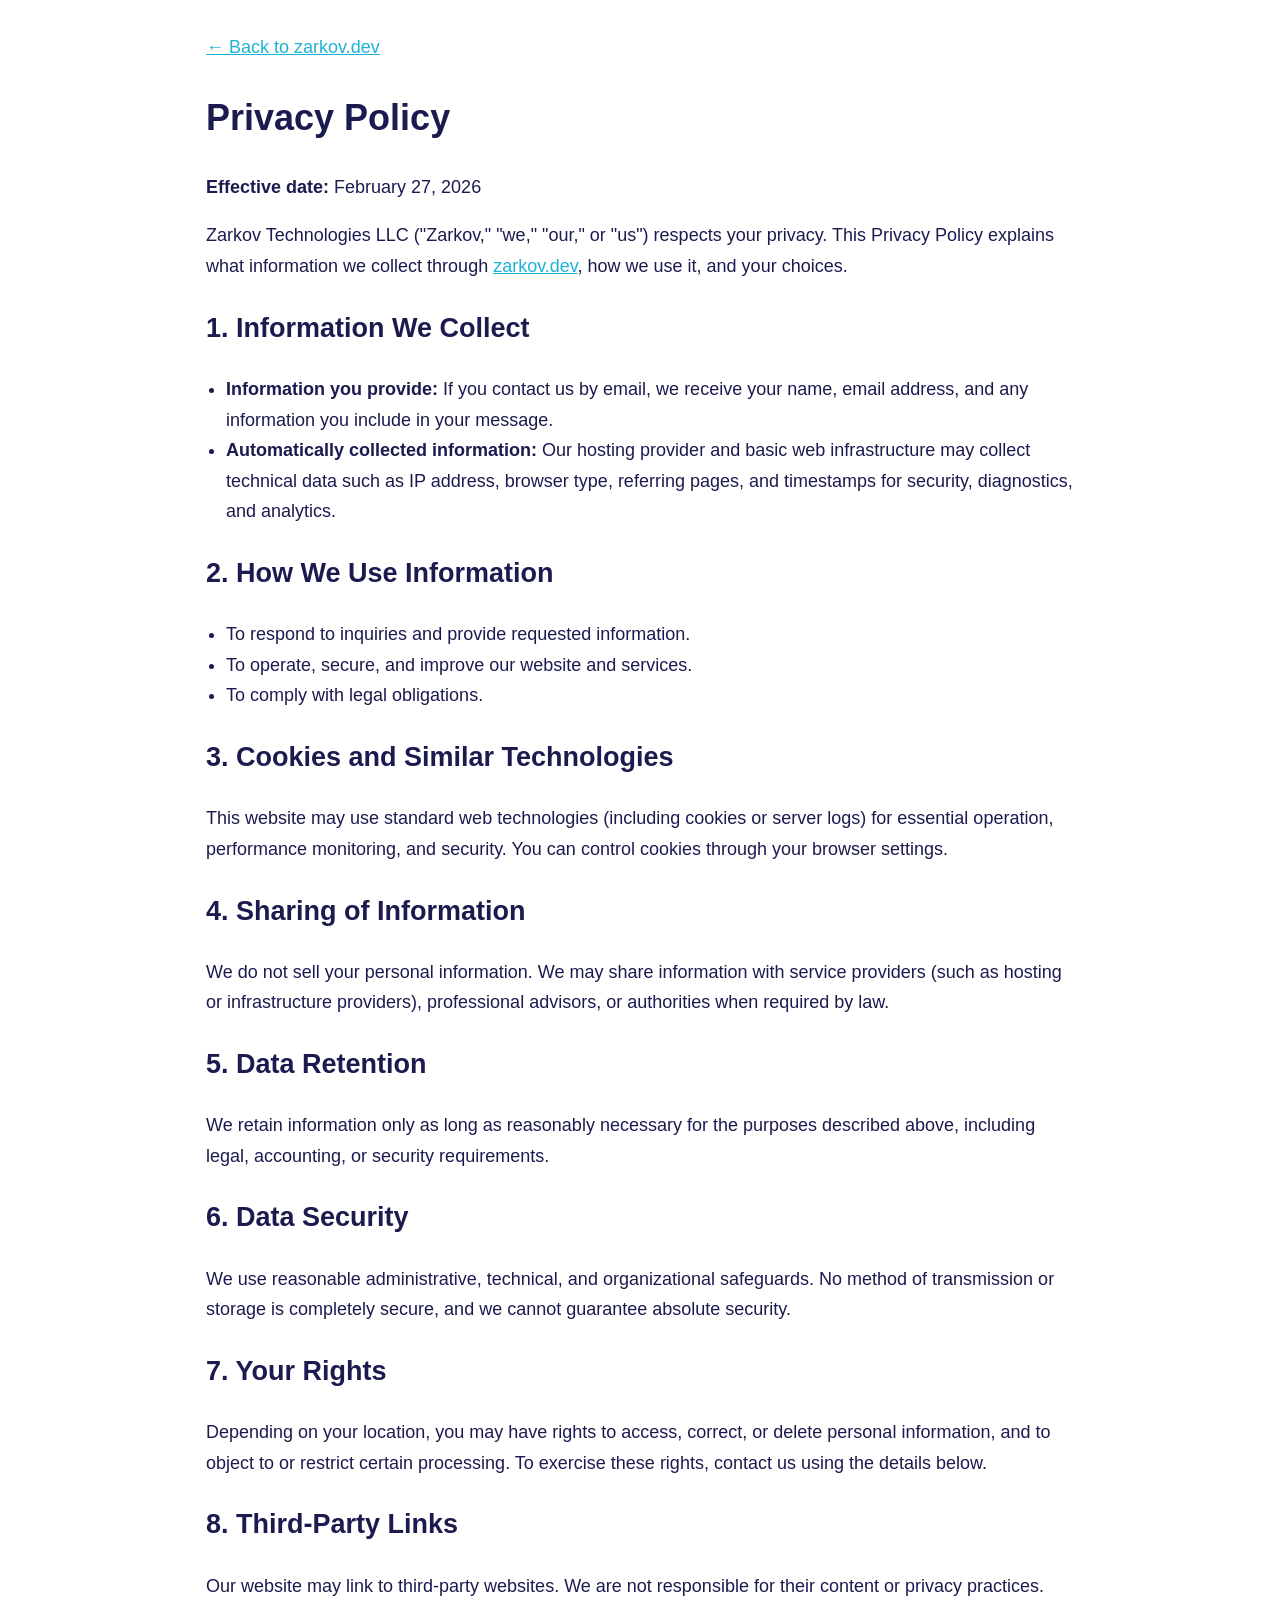
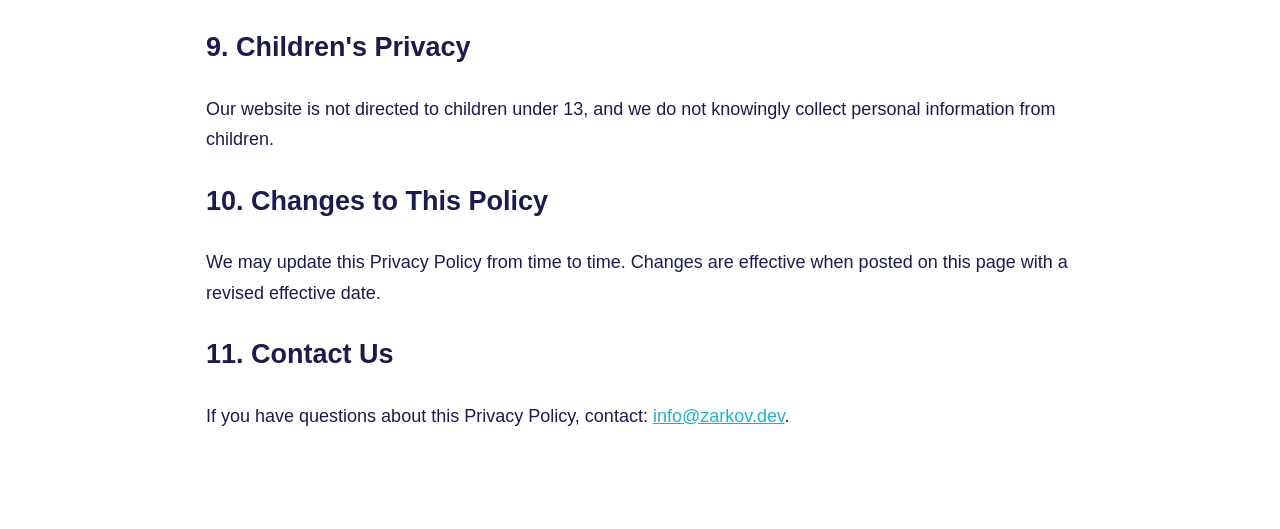
<file: privacy.html>
<!doctype html>
<html lang="en">
  <head>
    <meta charset="UTF-8" />
    <meta name="viewport" content="width=device-width, initial-scale=1.0" />
    <title>Privacy Policy | Zarkov Technologies</title>
    <meta name="description" content="Privacy Policy for zarkov.dev" />
    <link rel="canonical" href="https://zarkov.dev/privacy.html" />
    <link rel="stylesheet" href="styles.css" />
    <style>
      .legal{max-width:900px;margin:2rem auto;padding:0 1rem 3rem;line-height:1.7}
      .legal h1,.legal h2{margin-top:1.5rem}
      .legal ul{padding-left:1.25rem}
    </style>
  </head>
  <body>
    <main class="legal">
      <p><a href="/">← Back to zarkov.dev</a></p>
      <h1>Privacy Policy</h1>
      <p><strong>Effective date:</strong> February 27, 2026</p>
      <p>Zarkov Technologies LLC ("Zarkov," "we," "our," or "us") respects your privacy. This Privacy Policy explains what information we collect through <a href="https://zarkov.dev">zarkov.dev</a>, how we use it, and your choices.</p>

      <h2>1. Information We Collect</h2>
      <ul>
        <li><strong>Information you provide:</strong> If you contact us by email, we receive your name, email address, and any information you include in your message.</li>
        <li><strong>Automatically collected information:</strong> Our hosting provider and basic web infrastructure may collect technical data such as IP address, browser type, referring pages, and timestamps for security, diagnostics, and analytics.</li>
      </ul>

      <h2>2. How We Use Information</h2>
      <ul>
        <li>To respond to inquiries and provide requested information.</li>
        <li>To operate, secure, and improve our website and services.</li>
        <li>To comply with legal obligations.</li>
      </ul>

      <h2>3. Cookies and Similar Technologies</h2>
      <p>This website may use standard web technologies (including cookies or server logs) for essential operation, performance monitoring, and security. You can control cookies through your browser settings.</p>

      <h2>4. Sharing of Information</h2>
      <p>We do not sell your personal information. We may share information with service providers (such as hosting or infrastructure providers), professional advisors, or authorities when required by law.</p>

      <h2>5. Data Retention</h2>
      <p>We retain information only as long as reasonably necessary for the purposes described above, including legal, accounting, or security requirements.</p>

      <h2>6. Data Security</h2>
      <p>We use reasonable administrative, technical, and organizational safeguards. No method of transmission or storage is completely secure, and we cannot guarantee absolute security.</p>

      <h2>7. Your Rights</h2>
      <p>Depending on your location, you may have rights to access, correct, or delete personal information, and to object to or restrict certain processing. To exercise these rights, contact us using the details below.</p>

      <h2>8. Third-Party Links</h2>
      <p>Our website may link to third-party websites. We are not responsible for their content or privacy practices.</p>

      <h2>9. Children's Privacy</h2>
      <p>Our website is not directed to children under 13, and we do not knowingly collect personal information from children.</p>

      <h2>10. Changes to This Policy</h2>
      <p>We may update this Privacy Policy from time to time. Changes are effective when posted on this page with a revised effective date.</p>

      <h2>11. Contact Us</h2>
      <p>If you have questions about this Privacy Policy, contact: <a href="mailto:info@zarkov.dev">info@zarkov.dev</a>.</p>
    </main>
  </body>
</html>
</file>
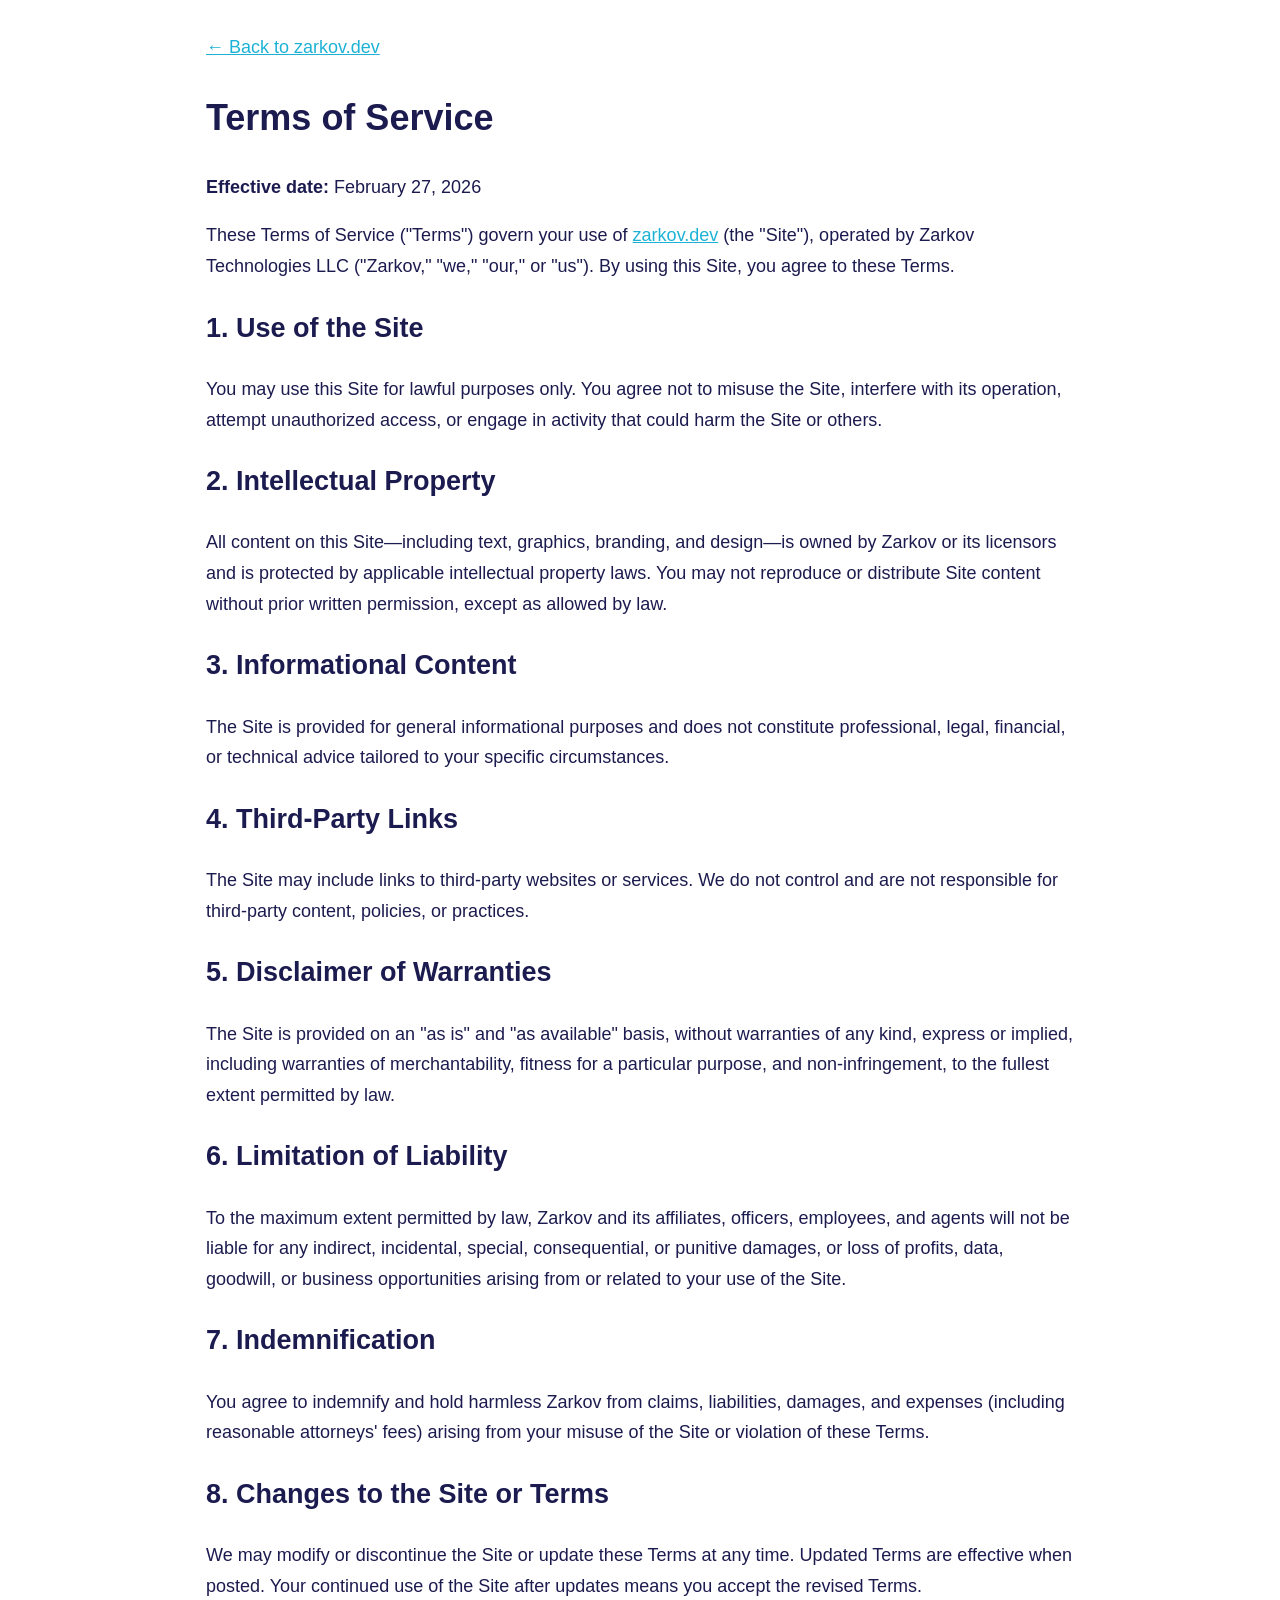
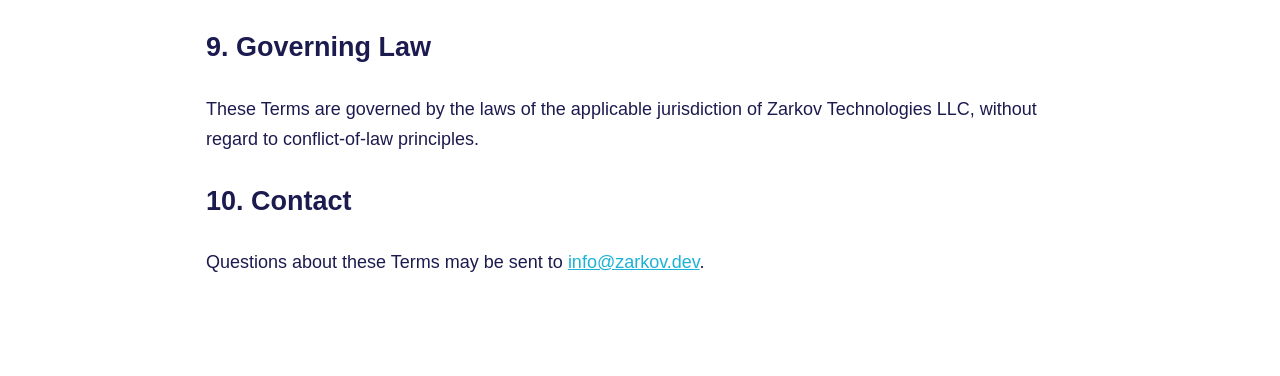
<file: terms.html>
<!doctype html>
<html lang="en">
  <head>
    <meta charset="UTF-8" />
    <meta name="viewport" content="width=device-width, initial-scale=1.0" />
    <title>Terms of Service | Zarkov Technologies</title>
    <meta name="description" content="Terms of Service for zarkov.dev" />
    <link rel="canonical" href="https://zarkov.dev/terms.html" />
    <link rel="stylesheet" href="styles.css" />
    <style>
      .legal{max-width:900px;margin:2rem auto;padding:0 1rem 3rem;line-height:1.7}
      .legal h1,.legal h2{margin-top:1.5rem}
      .legal ul{padding-left:1.25rem}
    </style>
  </head>
  <body>
    <main class="legal">
      <p><a href="/">← Back to zarkov.dev</a></p>
      <h1>Terms of Service</h1>
      <p><strong>Effective date:</strong> February 27, 2026</p>
      <p>These Terms of Service ("Terms") govern your use of <a href="https://zarkov.dev">zarkov.dev</a> (the "Site"), operated by Zarkov Technologies LLC ("Zarkov," "we," "our," or "us"). By using this Site, you agree to these Terms.</p>

      <h2>1. Use of the Site</h2>
      <p>You may use this Site for lawful purposes only. You agree not to misuse the Site, interfere with its operation, attempt unauthorized access, or engage in activity that could harm the Site or others.</p>

      <h2>2. Intellectual Property</h2>
      <p>All content on this Site—including text, graphics, branding, and design—is owned by Zarkov or its licensors and is protected by applicable intellectual property laws. You may not reproduce or distribute Site content without prior written permission, except as allowed by law.</p>

      <h2>3. Informational Content</h2>
      <p>The Site is provided for general informational purposes and does not constitute professional, legal, financial, or technical advice tailored to your specific circumstances.</p>

      <h2>4. Third-Party Links</h2>
      <p>The Site may include links to third-party websites or services. We do not control and are not responsible for third-party content, policies, or practices.</p>

      <h2>5. Disclaimer of Warranties</h2>
      <p>The Site is provided on an "as is" and "as available" basis, without warranties of any kind, express or implied, including warranties of merchantability, fitness for a particular purpose, and non-infringement, to the fullest extent permitted by law.</p>

      <h2>6. Limitation of Liability</h2>
      <p>To the maximum extent permitted by law, Zarkov and its affiliates, officers, employees, and agents will not be liable for any indirect, incidental, special, consequential, or punitive damages, or loss of profits, data, goodwill, or business opportunities arising from or related to your use of the Site.</p>

      <h2>7. Indemnification</h2>
      <p>You agree to indemnify and hold harmless Zarkov from claims, liabilities, damages, and expenses (including reasonable attorneys' fees) arising from your misuse of the Site or violation of these Terms.</p>

      <h2>8. Changes to the Site or Terms</h2>
      <p>We may modify or discontinue the Site or update these Terms at any time. Updated Terms are effective when posted. Your continued use of the Site after updates means you accept the revised Terms.</p>

      <h2>9. Governing Law</h2>
      <p>These Terms are governed by the laws of the applicable jurisdiction of Zarkov Technologies LLC, without regard to conflict-of-law principles.</p>

      <h2>10. Contact</h2>
      <p>Questions about these Terms may be sent to <a href="mailto:info@zarkov.dev">info@zarkov.dev</a>.</p>
    </main>
  </body>
</html>
</file>
<file: styles.css>
:root {
  --red: #f80039;
  --blue: #339fdd;
  --cyan: #1db2d5;
  --navy: #1c1b4f;
  --white: #ffffff;
  --gray-light: #f5f5f5;
  --gray-mid: #e8e8e8;
  --body-font: 'Nunito Sans', sans-serif;
  --heading-font: 'Montagu Slab', serif;
  --brand-font: 'Kalnia', serif;
}

*, *::before, *::after { box-sizing: border-box; }

html {
  scroll-behavior: smooth;
}

html, body {
  margin: 0;
  padding: 0;
}

body {
  font-family: var(--body-font);
  color: var(--navy);
  font-size: 18px;
  line-height: 1.75;
  background: var(--white);
}

.container {
  max-width: 1100px;
  margin: 0 auto;
  padding: 0 24px;
}

.center { text-align: center; }

img {
  max-width: 100%;
  height: auto;
  display: block;
}

a { color: var(--cyan); }

/* ── Headings ── */

.heading {
  font-family: var(--heading-font);
  font-weight: 400;
  font-size: clamp(2rem, 4vw, 2.5rem);
  line-height: 1.2;
  margin: 0 0 24px;
}

.heading--red { color: var(--red); }
.heading--blue { color: var(--blue); }

/* ── Hero ── */

.hero {
  position: relative;
  min-height: 80vh;
  overflow: hidden;
  display: flex;
  align-items: flex-end;
  margin-top: -50px;
}

.hero-image {
  position: absolute;
  inset: 0;
}

.hero-image img {
  width: 100%;
  height: 100%;
  object-fit: cover;
}

.hero-overlay {
  position: relative;
  z-index: 4;
  width: 100%;
  padding: 60px 40px 0 190px;
}

.brand-bar {
  background: var(--white);
  text-align: right;
  padding: 55px 125px 50px;
  position: relative;
  z-index: 5;
}

.brand {
  font-family: var(--brand-font);
  font-weight: 550;
  font-size: 50px;
  color: var(--cyan);
}

.hero h1 {
  font-family: var(--heading-font);
  font-weight: 400;
  font-size: 45px;
  line-height: 1.1;
  color: var(--red);
  margin: 0;
  max-width: 414px;
}

.hero-wave {
  position: absolute;
  left: 0;
  right: 0;
  z-index: 3;
  pointer-events: none;
  line-height: 0;
  height: 210px;
}

.hero-wave--top {
  top: 0;
  transform: rotate(180deg);
}

.hero-wave--bottom {
  bottom: -1px;
}

.hero-wave svg {
  position: absolute;
  bottom: 0;
  left: 0;
  width: 100%;
  display: block;
}

/* ── About ── */

.about {
  padding: 80px 0;
}

.about-grid {
  display: grid;
  grid-template-columns: 1fr 1fr;
  gap: 48px;
  align-items: start;
}

.about-text p {
  margin: 0 0 16px;
}

.about-image img {
  width: 100%;
  border-radius: 4px;
  object-fit: cover;
}

/* ── Why Choose Zarkov ── */

.why {
  padding: 80px 0;
  background: var(--white);
}

.why-grid {
  display: grid;
  grid-template-columns: 0.45fr 0.55fr;
  gap: 48px;
  align-items: start;
}

.why-image img {
  width: 100%;
  border-radius: 4px;
  object-fit: cover;
  filter: grayscale(100%);
}

.why-text p {
  margin: 0 0 16px;
}

/* ── Global Teams ── */

.global {
  position: relative;
  min-height: 500px;
  display: flex;
  align-items: center;
  justify-content: center;
  padding: 80px 24px;
}

.global-bg {
  position: absolute;
  inset: 0;
}

.global-bg img {
  width: 100%;
  height: 100%;
  object-fit: cover;
}

.global-card {
  position: relative;
  z-index: 2;
  background: rgba(255, 255, 255, 0.92);
  max-width: 680px;
  padding: 48px;
  border-radius: 4px;
  text-align: center;
}

.global-card p {
  margin: 0;
}

/* ── Services ── */

.services {
  padding: 80px 0;
  background: #f8f9fc;
}

.services-intro {
  text-align: center;
  max-width: 800px;
  margin: 0 auto 48px;
}

.services-grid {
  display: grid;
  grid-template-columns: repeat(3, 1fr);
  gap: 40px 32px;
}

.service-card {
  text-align: center;
}

.service-icon {
  width: 72px;
  height: 72px;
  color: var(--cyan);
  margin: 0 auto 16px;
}

.service-icon svg {
  width: 100%;
  height: 100%;
}

.service-card h3 {
  font-family: var(--heading-font);
  font-weight: 400;
  font-size: 1.25rem;
  color: var(--cyan);
  margin: 0 0 12px;
  line-height: 1.3;
}

.service-card p {
  margin: 0;
  font-size: 0.95rem;
  line-height: 1.4;
  text-align: left;
}

/* ── Contact ── */

.contact {
  padding: 80px 0;
  background: var(--gray-light);
}

.contact-company {
  font-weight: 600;
  font-size: 1.1rem;
  margin: 0 0 4px;
}

.contact-email {
  color: var(--navy);
  text-decoration: underline;
  font-size: 1rem;
}

.contact-email:hover {
  color: var(--cyan);
}

.social-bar {
  display: flex;
  justify-content: center;
  gap: 12px;
  margin-top: 20px;
}

.social-bar a {
  display: flex;
  align-items: center;
  justify-content: center;
  width: 40px;
  height: 40px;
  border-radius: 4px;
  color: var(--white);
  transition: opacity 0.15s ease;
}

.social-bar a:first-child {
  background: #1da1f2;
}

.social-bar a:last-child {
  background: #0077b5;
}

.social-bar a:hover {
  opacity: 0.85;
}

.social-bar svg {
  width: 20px;
  height: 20px;
}

/* ── Pre-footer logo ── */

.prefooter {
  text-align: center;
  padding: 48px 24px 24px;
}

.prefooter img {
  display: inline-block;
  max-width: 286px;
}

/* ── Footer ── */

.footer {
  text-align: center;
  padding: 16px 24px 40px;
  color: #666;
  font-size: 0.9rem;
}

.footer p { margin: 0; }

.footer a {
  color: #666;
  text-decoration: underline;
}

.footer a:hover {
  color: var(--navy);
}

.powered-by {
  margin-top: 8px !important;
}

.powered-by a {
  display: inline-flex;
  align-items: center;
  gap: 8px;
  text-decoration: none;
}

.powered-by img {
  width: 32px;
  height: 32px;
  border-radius: 3px;
}

.powered-by span {
  text-decoration: underline;
}

/* ── Responsive ── */

@media (max-width: 860px) {
  .about-grid,
  .why-grid {
    grid-template-columns: 1fr;
  }

  .why-image { order: -1; }

  .services-grid {
    grid-template-columns: 1fr;
    gap: 32px;
  }

  .hero {
    flex-direction: column;
    justify-content: flex-end;
    min-height: 55vh;
    margin-top: -30px;
  }

  .hero-overlay {
    padding: 32px 24px 40px;
    text-align: center;
    background: var(--white);
    order: 1;
  }

  .hero h1 {
    max-width: none;
  }

  .hero-wave {
    height: 70px;
  }

  .hero-wave--bottom {
    position: relative;
    left: auto;
    right: auto;
    bottom: auto;
    width: 100%;
    order: 0;
  }

  .hero-wave svg:first-child { height: 70px !important; }
  .hero-wave svg:nth-child(2) { height: 62px !important; }
  .hero-wave svg:nth-child(3) { height: 55px !important; }
  .hero-wave svg:nth-child(4) { height: 48px !important; }

  .brand-bar {
    padding: 20px 20px 30px;
  }

  .global {
    min-height: auto;
    padding: 60px 16px;
  }

  .global-card {
    padding: 32px 24px;
  }
}

@media (min-width: 861px) and (max-width: 1080px) {
  .services-grid {
    grid-template-columns: repeat(2, 1fr);
  }
}
</file>
